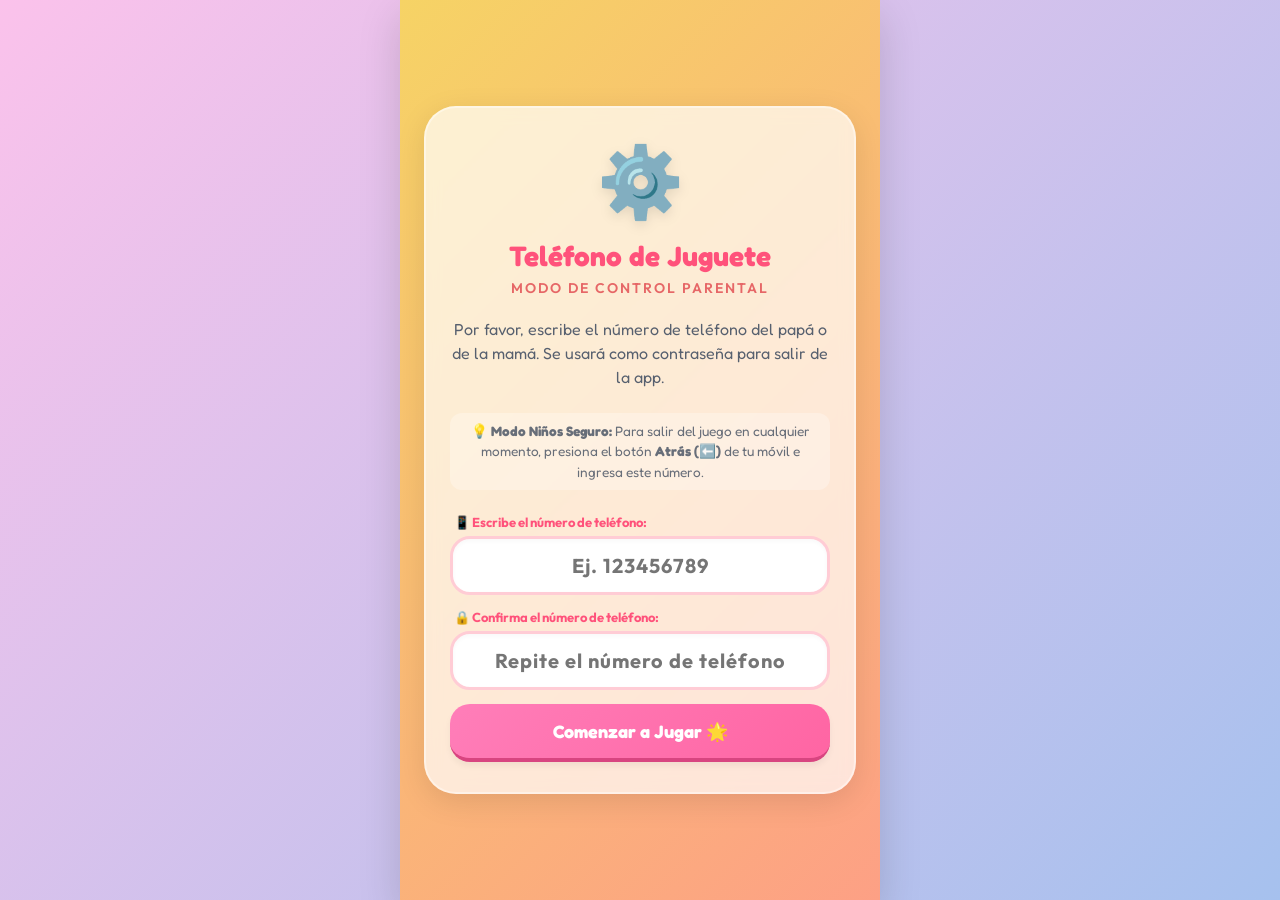
<file: app/src/main/assets/www/index.html>
<!DOCTYPE html>
<html lang="es">
<head>
  <meta charset="UTF-8">
  <meta name="viewport" content="width=device-width, initial-scale=1.0, maximum-scale=1.0, user-scalable=no, viewport-fit=cover">
  <meta name="theme-color" content="#ff7eb9">
  <meta name="apple-mobile-web-app-capable" content="yes">
  <meta name="apple-mobile-web-app-status-bar-style" content="black-translucent">
  <title>Teléfono de Juguete Mágico</title>
  <link rel="stylesheet" href="styles.css">
  <link rel="manifest" href="manifest.json">
  <link rel="preconnect" href="https://fonts.googleapis.com">
  <link rel="preconnect" href="https://fonts.gstatic.com" crossorigin>
  <link href="https://fonts.googleapis.com/css2?family=Fredoka:wght@300..700&family=Outfit:wght@100..900&display=swap" rel="stylesheet">
</head>
<body>
  <div id="app-container">
    
    <!-- 1. PANTALLA DE CONFIGURACIÓN INICIAL -->
    <section id="setup-screen" class="screen active">
      <div class="card glassmorphism">
        <div class="toy-icon">⚙️</div>
        <h1>Teléfono de Juguete</h1>
        <p class="subtitle">Modo de Control Parental</p>
        <p class="instruction">Por favor, escribe el número de teléfono del papá o de la mamá. Se usará como contraseña para salir de la app.</p>
        <p class="instruction" style="font-size: 0.85rem; opacity: 0.9; margin-top: 6px; background: rgba(255,255,255,0.3); padding: 8px 12px; border-radius: 12px;">
          💡 <strong>Modo Niños Seguro:</strong> Para salir del juego en cualquier momento, presiona el botón <strong>Atrás (⬅️)</strong> de tu móvil e ingresa este número.
        </p>
        
        <div class="input-field-group">
          <label for="parent-phone-input" class="input-label">📱 Escribe el número de teléfono:</label>
          <input type="tel" id="parent-phone-input" class="setup-input" placeholder="Ej. 123456789" autocomplete="off" pattern="[0-9]*" inputmode="numeric">
        </div>
        
        <div class="input-field-group">
          <label for="parent-phone-confirm-input" class="input-label">🔒 Confirma el número de teléfono:</label>
          <input type="tel" id="parent-phone-confirm-input" class="setup-input" placeholder="Repite el número de teléfono" autocomplete="off" pattern="[0-9]*" inputmode="numeric">
        </div>

        <p id="setup-error-msg" style="color: #ee5253; font-size: 0.9rem; margin-top: 8px; margin-bottom: 8px; display: none; font-weight: bold; text-shadow: none;"></p>
        
        <button id="save-setup-btn" class="btn btn-primary animate-pulse">Comenzar a Jugar 🌟</button>
      </div>
    </section>

    <!-- 2. PANTALLA DE JUEGO (TECLADO MÁGICO) -->
    <section id="play-screen" class="screen">
      <!-- Botón de Control Parental discreto -->
      <button id="parent-lock-btn" class="parent-lock" aria-label="Control de padres">
        <span>🔒 Padres</span>
      </button>

      <!-- Pantalla del Teléfono de Juguete -->
      <div class="phone-screen glassmorphism">
        <div class="character-avatar" id="toy-avatar">🤖</div>
        <div class="phone-display" id="phone-display">¡Marca un número!</div>
      </div>

      <!-- Teclado Numérico -->
      <div class="keypad">
        <button class="key-btn" data-key="1" style="--bg-color: #ff7eb9;">1<span class="sub-key">🍎</span></button>
        <button class="key-btn" data-key="2" style="--bg-color: #ff65a3;">2<span class="sub-key">🐱</span></button>
        <button class="key-btn" data-key="3" style="--bg-color: #ff9f43;">3<span class="sub-key">🚗</span></button>
        
        <button class="key-btn" data-key="4" style="--bg-color: #ffc048;">4<span class="sub-key">☀️</span></button>
        <button class="key-btn" data-key="5" style="--bg-color: #1dd1a1;">5<span class="sub-key">🐸</span></button>
        <button class="key-btn" data-key="6" style="--bg-color: #10ac84;">6<span class="sub-key">🎈</span></button>
        
        <button class="key-btn" data-key="7" style="--bg-color: #0abde3;">7<span class="sub-key">🦋</span></button>
        <button class="key-btn" data-key="8" style="--bg-color: #2e86de;">8<span class="sub-key">🐻</span></button>
        <button class="key-btn" data-key="9" style="--bg-color: #5f27cd;">9<span class="sub-key">🌈</span></button>
        
        <button class="key-btn" data-key="*" style="--bg-color: #341f97;">*<span class="sub-key">✨</span></button>
        <button class="key-btn" data-key="0" style="--bg-color: #9c27b0;">0<span class="sub-key">🌸</span></button>
        <button class="key-btn" data-key="#" style="--bg-color: #e91e63;">#<span class="sub-key">🎵</span></button>
        
        <button class="key-btn clear-btn" id="btn-clear" style="--bg-color: #f368e0;">◀</button>
        <button class="key-btn call-btn animate-bounce" id="btn-call" style="--bg-color: #10ac84;">📞</button>
        <button class="key-btn music-btn" id="btn-music" style="--bg-color: #0abde3;">🎵</button>
      </div>
    </section>

    <!-- 3. PANTALLA DE LLAMADA SIMULADA -->
    <section id="call-screen" class="screen">
      <div class="calling-container glassmorphism">
        <div class="pulse-ring"></div>
        <div class="calling-avatar" id="calling-avatar">🐼</div>
        <h2 id="calling-status">Llamando al Perrito...</h2>
        <div class="call-duration" id="call-duration">00:00</div>
        
        <div class="speaker-wave" id="speaker-wave">
          <span></span><span></span><span></span><span></span><span></span>
        </div>
        
        <button id="hangup-btn" class="btn-hangup animate-pulse" aria-label="Colgar"><span class="hangup-icon">📞</span></button>
      </div>
    </section>

    <!-- 4. PANTALLA DE DESBLOQUEO (SEGURIDAD PADRES) -->
    <section id="unlock-screen" class="screen">
      <div class="card glassmorphism">
        <button id="cancel-unlock-btn" class="close-btn">×</button>
        <div class="parent-header">
          <h2>Área de Padres 🔒</h2>
          <p>Para salir, introduce el número de teléfono que configuraste al inicio.</p>
        </div>
        
        <div class="unlock-display" id="unlock-display">••••••</div>
        
        <div class="parent-keypad">
          <button class="parent-key" data-num="1">1</button>
          <button class="parent-key" data-num="2">2</button>
          <button class="parent-key" data-num="3">3</button>
          <button class="parent-key" data-num="4">4</button>
          <button class="parent-key" data-num="5">5</button>
          <button class="parent-key" data-num="6">6</button>
          <button class="parent-key" data-num="7">7</button>
          <button class="parent-key" data-num="8">8</button>
          <button class="parent-key" data-num="9">9</button>
          <button class="parent-key btn-danger" id="btn-parent-clear">C</button>
          <button class="parent-key" data-num="0">0</button>
          <button class="parent-key btn-success" id="btn-parent-ok">OK</button>
        </div>
      </div>
    </section>

    <!-- 4B. PANEL DE PADRES (GESTIÓN DE VOCES Y SALIDA) -->
    <section id="parents-panel-screen" class="screen">
      <div class="card glassmorphism parents-panel-card">
        <h2>Panel de Padres ⚙️</h2>
        
        <div class="panel-section">
          <h3>🎙️ Grabar Voces de Personajes</h3>
          <p class="panel-description">Graba tu propia voz (hasta 5 segundos) para cada animal. Cuando tu hijo los llame, ¡escuchará tu mensaje!</p>
          
          <div class="animal-record-list">
            <!-- Perrito 🐶 -->
            <div class="animal-record-row" data-animal="perrito">
              <span class="animal-avatar">🐶</span>
              <div class="animal-info">
                <span class="animal-name">Perrito</span>
                <span class="record-status" id="status-perrito">Voz por defecto</span>
              </div>
              <div class="record-actions">
                <button class="action-btn record-btn" id="record-btn-perrito" title="Grabar">🎙️</button>
                <button class="action-btn play-voice-btn disabled" id="play-btn-perrito" title="Reproducir" disabled>▶️</button>
                <button class="action-btn delete-voice-btn disabled" id="delete-btn-perrito" title="Borrar" disabled>🗑️</button>
              </div>
            </div>
            
            <!-- Gatito 🐱 -->
            <div class="animal-record-row" data-animal="gatito">
              <span class="animal-avatar">🐱</span>
              <div class="animal-info">
                <span class="animal-name">Gatito</span>
                <span class="record-status" id="status-gatito">Voz por defecto</span>
              </div>
              <div class="record-actions">
                <button class="action-btn record-btn" id="record-btn-gatito" title="Grabar">🎙️</button>
                <button class="action-btn play-voice-btn disabled" id="play-btn-gatito" title="Reproducir" disabled>▶️</button>
                <button class="action-btn delete-voice-btn disabled" id="delete-btn-gatito" title="Borrar" disabled>🗑️</button>
              </div>
            </div>
            
            <!-- Dinosaurio 🦖 -->
            <div class="animal-record-row" data-animal="dinosaurio">
              <span class="animal-avatar">🦖</span>
              <div class="animal-info">
                <span class="animal-name">Dinosaurio</span>
                <span class="record-status" id="status-dinosaurio">Voz por defecto</span>
              </div>
              <div class="record-actions">
                <button class="action-btn record-btn" id="record-btn-dinosaurio" title="Grabar">🎙️</button>
                <button class="action-btn play-voice-btn disabled" id="play-btn-dinosaurio" title="Reproducir" disabled>▶️</button>
                <button class="action-btn delete-voice-btn disabled" id="delete-btn-dinosaurio" title="Borrar" disabled>🗑️</button>
              </div>
            </div>
            
            <!-- Panda 🐼 -->
            <div class="animal-record-row" data-animal="panda">
              <span class="animal-avatar">🐼</span>
              <div class="animal-info">
                <span class="animal-name">Panda</span>
                <span class="record-status" id="status-panda">Voz por defecto</span>
              </div>
              <div class="record-actions">
                <button class="action-btn record-btn" id="record-btn-panda" title="Grabar">🎙️</button>
                <button class="action-btn play-voice-btn disabled" id="play-btn-panda" title="Reproducir" disabled>▶️</button>
                <button class="action-btn delete-voice-btn disabled" id="delete-btn-panda" title="Borrar" disabled>🗑️</button>
              </div>
            </div>
            
            <!-- Unicornio 🦄 -->
            <div class="animal-record-row" data-animal="unicornio">
              <span class="animal-avatar">🦄</span>
              <div class="animal-info">
                <span class="animal-name">Unicornio</span>
                <span class="record-status" id="status-unicornio">Voz por defecto</span>
              </div>
              <div class="record-actions">
                <button class="action-btn record-btn" id="record-btn-unicornio" title="Grabar">🎙️</button>
                <button class="action-btn play-voice-btn disabled" id="play-btn-unicornio" title="Reproducir" disabled>▶️</button>
                <button class="action-btn delete-voice-btn disabled" id="delete-btn-unicornio" title="Borrar" disabled>🗑️</button>
              </div>
            </div>
          </div>

          <!-- Grabación overlay (cuenta atrás) -->
          <div class="recording-overlay hidden" id="recording-overlay">
            <div class="overlay-content">
              <div class="recording-mic-icon">🎙️</div>
              <p id="recording-overlay-text">Grabando voz del Perrito...</p>
              <div class="recording-timer" id="recording-overlay-timer">5s</div>
              <div class="progress-bar-container mini">
                <div class="progress-bar-fill" id="recording-progress-fill"></div>
              </div>
              <button class="btn btn-secondary btn-sm" id="stop-recording-btn">Detener</button>
            </div>
          </div>

        </div>
        
        <div class="panel-section actions">
          <button id="go-to-exit-btn" class="btn btn-primary">Salir al Teléfono (Ver Anuncio) 🏠</button>
          <button id="show-premium-panel-btn" class="btn btn-premium animate-pulse" style="margin-top: 10px;">⭐ Eliminar Anuncios (<span class="remove-ads-price">$1.00 USD</span>)</button>
          <button id="back-to-game-btn" class="btn btn-secondary" style="margin-top: 10px;">Volver a Jugar 🎮</button>
        </div>
      </div>
    </section>

    <!-- 5. PANTALLA PREMIUM Y SOPORTE FAMILIAR -->
    <section id="ad-screen" class="screen">
      <div class="premium-card glassmorphism" id="premium-card">
        <div class="family-image-wrapper">
          <img src="assets/family.jpg" alt="Nuestra Familia" class="family-img">
        </div>
        
        <h2>¡Gracias por jugar! 💖</h2>
        <p class="family-message">
          Somos una familia real (papá, mamá y nuestra pequeña de 3 años). Creamos esta aplicación con mucho cariño para que nuestros niños jueguen en un entorno digital seguro y divertido.
        </p>
        
        <div class="premium-benefit">
          <h3>Elimina anuncios por siempre</h3>
          <p class="price">Solo <strong class="remove-ads-price">$1.00 USD</strong></p>
          <p class="note">Todo lo recaudado se reinvertirá en hacer llegar este juego a más padres y niños.</p>
        </div>

        <button id="buy-premium-btn" class="btn btn-premium animate-pulse">Apoyar con <span class="remove-ads-price">$1 USD</span> y Quitar Anuncios ✨</button>
        <button id="exit-app-btn" class="btn btn-secondary" style="margin-top: 10px;">Volver al Panel 🏠</button>
      </div>
    </section>

    <!-- 6. PANTALLA DE COMPRA COMPLETADA -->
    <section id="premium-success-screen" class="screen">
      <div class="card glassmorphism success-card">
        <div class="toy-icon">🎉</div>
        <h1>¡Muchas Gracias!</h1>
        <p class="success-message">Tu contribución nos ayuda un montón. Ahora la aplicación no volverá a mostrar anuncios cuando salgas.</p>
        <p class="family-thankyou">Familia: 👨‍👩‍👧</p>
        <button id="close-success-btn" class="btn btn-primary">Volver al Menú 🏠</button>
      </div>
    </section>

  </div>
  <script src="app.js"></script>
</body>
</html>
</file>
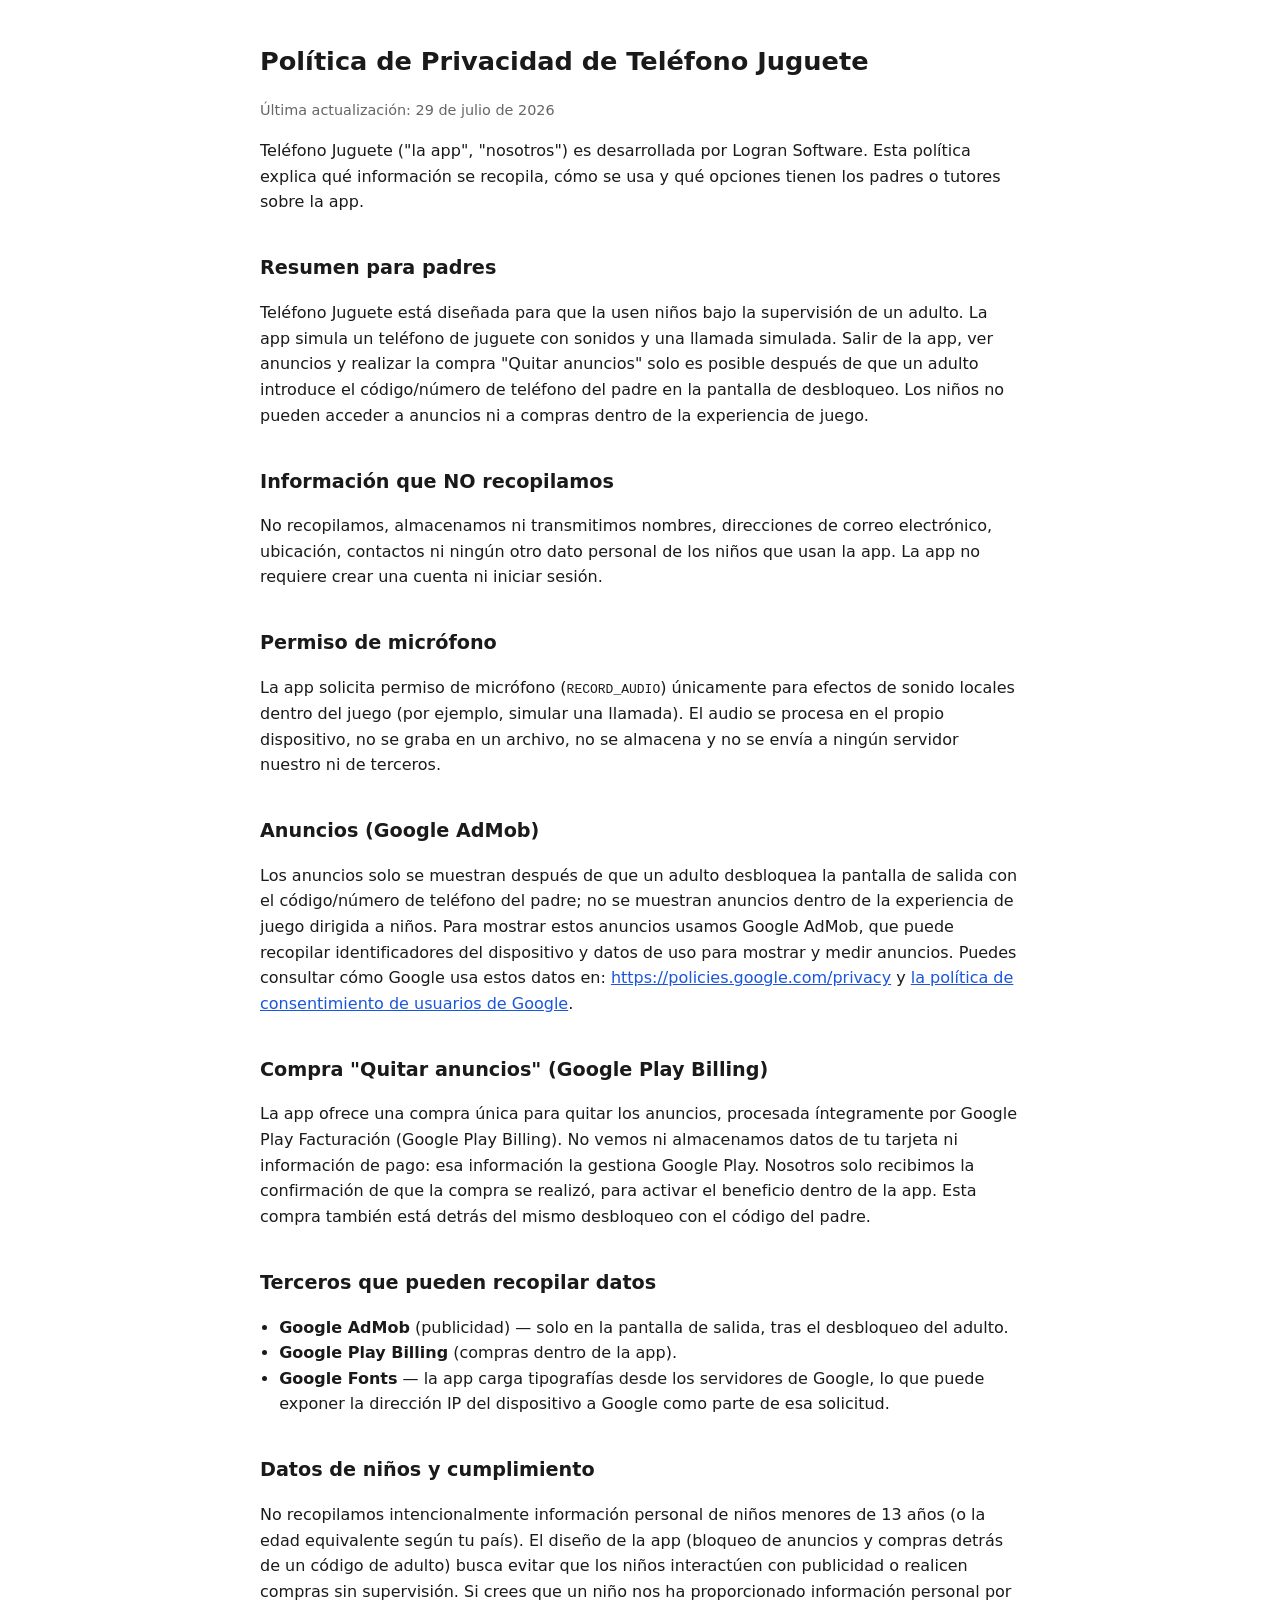
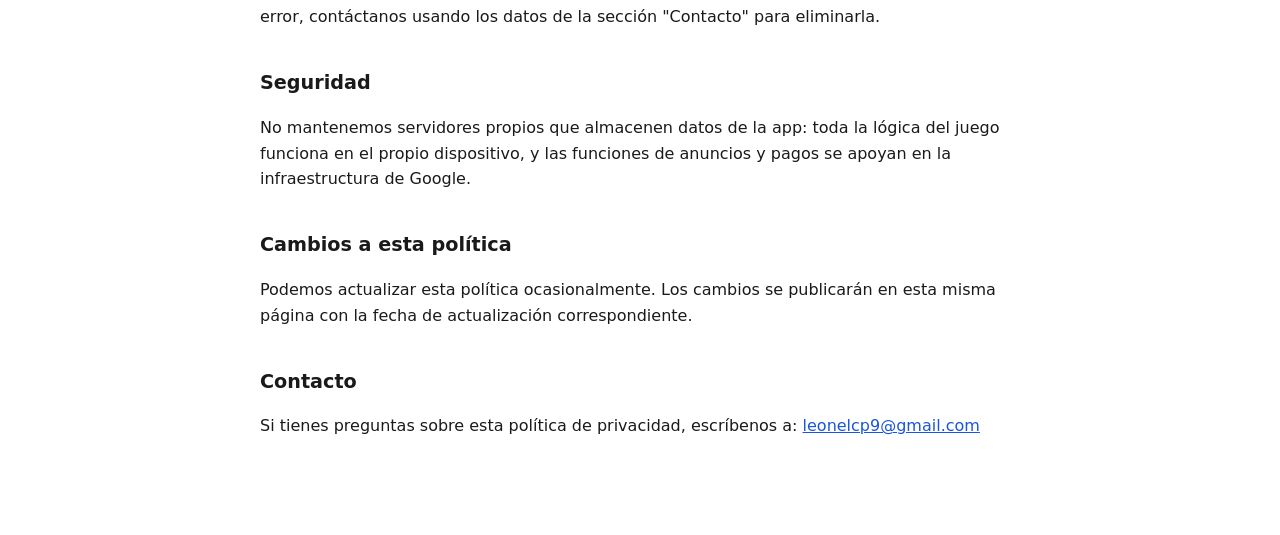
<file: docs/privacy-policy.html>
<!DOCTYPE html>
<html lang="es">
<head>
<meta charset="UTF-8">
<meta name="viewport" content="width=device-width, initial-scale=1.0">
<title>Política de Privacidad - Teléfono Juguete</title>
<style>
  body { font-family: system-ui, -apple-system, Segoe UI, Roboto, sans-serif; max-width: 760px; margin: 0 auto; padding: 24px 20px 80px; line-height: 1.6; color: #1a1a1a; }
  h1 { font-size: 1.6em; }
  h2 { font-size: 1.2em; margin-top: 2em; }
  ul { padding-left: 1.2em; }
  .updated { color: #666; font-size: 0.9em; }
  a { color: #1a56db; }
</style>
</head>
<body>

<h1>Política de Privacidad de Teléfono Juguete</h1>
<p class="updated">Última actualización: 29 de julio de 2026</p>

<p>
Teléfono Juguete ("la app", "nosotros") es desarrollada por Logran Software.
Esta política explica qué información se recopila, cómo se usa y qué opciones
tienen los padres o tutores sobre la app.
</p>

<h2>Resumen para padres</h2>
<p>
Teléfono Juguete está diseñada para que la usen niños bajo la supervisión de un
adulto. La app simula un teléfono de juguete con sonidos y una llamada
simulada. Salir de la app, ver anuncios y realizar la compra "Quitar anuncios"
solo es posible después de que un adulto introduce el código/número de
teléfono del padre en la pantalla de desbloqueo. Los niños no pueden acceder a
anuncios ni a compras dentro de la experiencia de juego.
</p>

<h2>Información que NO recopilamos</h2>
<p>
No recopilamos, almacenamos ni transmitimos nombres, direcciones de correo
electrónico, ubicación, contactos ni ningún otro dato personal de los niños
que usan la app. La app no requiere crear una cuenta ni iniciar sesión.
</p>

<h2>Permiso de micrófono</h2>
<p>
La app solicita permiso de micrófono (<code>RECORD_AUDIO</code>) únicamente
para efectos de sonido locales dentro del juego (por ejemplo, simular una
llamada). El audio se procesa en el propio dispositivo, no se graba en un
archivo, no se almacena y no se envía a ningún servidor nuestro ni de
terceros.
</p>

<h2>Anuncios (Google AdMob)</h2>
<p>
Los anuncios solo se muestran después de que un adulto desbloquea la pantalla
de salida con el código/número de teléfono del padre; no se muestran anuncios
dentro de la experiencia de juego dirigida a niños. Para mostrar estos
anuncios usamos Google AdMob, que puede recopilar identificadores del
dispositivo y datos de uso para mostrar y medir anuncios. Puedes consultar
cómo Google usa estos datos en:
<a href="https://policies.google.com/privacy" target="_blank" rel="noopener">
https://policies.google.com/privacy</a> y
<a href="https://www.google.com/about/company/user-consent-policy/" target="_blank" rel="noopener">
la política de consentimiento de usuarios de Google</a>.
</p>

<h2>Compra "Quitar anuncios" (Google Play Billing)</h2>
<p>
La app ofrece una compra única para quitar los anuncios, procesada
íntegramente por Google Play Facturación (Google Play Billing). No vemos ni
almacenamos datos de tu tarjeta ni información de pago: esa información la
gestiona Google Play. Nosotros solo recibimos la confirmación de que la
compra se realizó, para activar el beneficio dentro de la app. Esta compra
también está detrás del mismo desbloqueo con el código del padre.
</p>

<h2>Terceros que pueden recopilar datos</h2>
<ul>
  <li><strong>Google AdMob</strong> (publicidad) — solo en la pantalla de salida, tras el desbloqueo del adulto.</li>
  <li><strong>Google Play Billing</strong> (compras dentro de la app).</li>
  <li><strong>Google Fonts</strong> — la app carga tipografías desde los servidores de Google, lo que puede exponer la dirección IP del dispositivo a Google como parte de esa solicitud.</li>
</ul>

<h2>Datos de niños y cumplimiento</h2>
<p>
No recopilamos intencionalmente información personal de niños menores de 13
años (o la edad equivalente según tu país). El diseño de la app (bloqueo de
anuncios y compras detrás de un código de adulto) busca evitar que los niños
interactúen con publicidad o realicen compras sin supervisión. Si crees que
un niño nos ha proporcionado información personal por error, contáctanos
usando los datos de la sección "Contacto" para eliminarla.
</p>

<h2>Seguridad</h2>
<p>
No mantenemos servidores propios que almacenen datos de la app: toda la
lógica del juego funciona en el propio dispositivo, y las funciones de
anuncios y pagos se apoyan en la infraestructura de Google.
</p>

<h2>Cambios a esta política</h2>
<p>
Podemos actualizar esta política ocasionalmente. Los cambios se publicarán en
esta misma página con la fecha de actualización correspondiente.
</p>

<h2>Contacto</h2>
<p>
Si tienes preguntas sobre esta política de privacidad, escríbenos a:
<a href="mailto:leonelcp9@gmail.com">leonelcp9@gmail.com</a>
</p>

</body>
</html>
</file>
<file: app/src/main/assets/www/styles.css>
/* RESET GENERAL & VARIABLES */
:root {
  --primary-font: 'Fredoka', sans-serif;
  --secondary-font: 'Outfit', sans-serif;
  
  --bg-gradient: linear-gradient(135deg, #fbc2eb 0%, #a6c1ee 100%);
  --parent-gradient: linear-gradient(135deg, #1e3c72 0%, #2a5298 100%);
  
  --color-primary: #ff7eb9;
  --color-success: #10ac84;
  --color-danger: #ee5253;
  --color-warning: #ff9f43;
  --color-dark: #2c3e50;
  
  --shadow-sm: 0 4px 6px rgba(0,0,0,0.05);
  --shadow-md: 0 8px 30px rgba(0,0,0,0.1);
  --shadow-lg: 0 16px 40px rgba(0,0,0,0.15);
  
  --border-radius-lg: 32px;
  --border-radius-md: 20px;
  --border-radius-sm: 12px;
}

* {
  box-sizing: border-box;
  margin: 0;
  padding: 0;
  -webkit-tap-highlight-color: transparent;
  user-select: none;
  -webkit-user-select: none;
}

body, html {
  width: 100vw;
  height: 100vh;
  overflow: hidden;
  font-family: var(--primary-font);
  background: var(--bg-gradient);
  color: var(--color-dark);
}

#app-container {
  position: relative;
  width: 100vw;
  height: 100vh;
  max-width: 480px; /* Centrado para pantallas anchas de escritorio */
  margin: 0 auto;
  background: #ffffff33;
  box-shadow: var(--shadow-lg);
  backdrop-filter: blur(10px);
  -webkit-backdrop-filter: blur(10px);
  display: flex;
  flex-direction: column;
}

/* SISTEMA DE PANTALLAS */
.screen {
  position: absolute;
  top: 0;
  left: 0;
  width: 100%;
  height: 100%;
  display: none;
  flex-direction: column;
  padding: 24px;
  overflow-y: auto;
}

.screen.active {
  display: flex;
  animation: fadeIn 0.2s cubic-bezier(0.2, 0.8, 0.2, 1);
  will-change: transform, opacity;
  transform: translateZ(0);
  contain: content;
}

@keyframes fadeIn {
  from { opacity: 0; transform: scale(0.98) translateZ(0); }
  to { opacity: 1; transform: scale(1) translateZ(0); }
}

/* CARDS GLASSMORPHISM */
.glassmorphism {
  background: rgba(255, 255, 255, 0.7);
  border-radius: var(--border-radius-lg);
  border: 2px solid rgba(255, 255, 255, 0.4);
  box-shadow: var(--shadow-md);
  padding: 30px 24px;
  backdrop-filter: blur(8px);
  -webkit-backdrop-filter: blur(8px);
}

/* 1. CONFIGURACIÓN INICIAL */
#setup-screen {
  justify-content: center;
  align-items: center;
  background: linear-gradient(135deg, #f6d365 0%, #fda085 100%);
}

#setup-screen .card {
  width: 100%;
  text-align: center;
}

.toy-icon {
  font-size: 70px;
  margin-bottom: 16px;
  filter: drop-shadow(0px 4px 6px rgba(0,0,0,0.1));
}

h1 {
  font-size: 28px;
  font-weight: 700;
  color: #ff527b;
  margin-bottom: 6px;
}

.subtitle {
  font-family: var(--secondary-font);
  font-size: 14px;
  text-transform: uppercase;
  letter-spacing: 2px;
  color: #e66767;
  font-weight: 600;
  margin-bottom: 20px;
}

.instruction {
  font-size: 16px;
  line-height: 1.5;
  color: #57606f;
  margin-bottom: 24px;
}

.input-field-group {
  text-align: left;
  margin-bottom: 14px;
  width: 100%;
}

.input-label {
  display: block;
  font-family: var(--secondary-font);
  font-size: 13px;
  font-weight: 700;
  color: #ff527b;
  margin-bottom: 6px;
  padding-left: 4px;
}

.setup-input {
  width: 100%;
  padding: 14px 16px;
  border-radius: var(--border-radius-md);
  border: 3px solid #ffccd5;
  font-size: 20px;
  text-align: center;
  font-family: var(--secondary-font);
  color: var(--color-dark);
  font-weight: bold;
  letter-spacing: 1px;
  background: #ffffff;
  outline: none;
  box-shadow: inset 0 2px 4px rgba(0,0,0,0.03);
  transition: all 0.2s ease;
}

.setup-input:focus {
  border-color: #ff527b;
  box-shadow: 0 0 0 4px rgba(255, 82, 123, 0.2);
}

/* BOTONES GENERALES */
.btn {
  width: 100%;
  padding: 16px 24px;
  border-radius: var(--border-radius-md);
  border: none;
  font-size: 18px;
  font-weight: 700;
  font-family: var(--primary-font);
  cursor: pointer;
  box-shadow: var(--shadow-sm);
  transition: transform 0.1s, box-shadow 0.1s;
}

.btn:active {
  transform: scale(0.97);
}

.btn-primary {
  background: linear-gradient(135deg, #ff7eb9 0%, #ff65a3 100%);
  color: white;
  border-bottom: 4px solid #d84580;
}

.btn-secondary {
  background: #dfe6e9;
  color: #2d3436;
  border-bottom: 4px solid #b2bec3;
  margin-top: 10px;
}

.btn-premium {
  background: linear-gradient(135deg, #ffd700 0%, #ff9f43 100%);
  color: #2c3e50;
  border-bottom: 4px solid #d4af37;
  font-size: 20px;
  box-shadow: 0 8px 20px rgba(255, 159, 67, 0.4);
}

.animate-pulse {
  animation: pulse 2s infinite;
}

@keyframes pulse {
  0% { transform: scale(1); }
  50% { transform: scale(1.03); box-shadow: 0 8px 15px rgba(255, 101, 163, 0.3); }
  100% { transform: scale(1); }
}

.animate-bounce {
  animation: bounce 2s infinite;
}

@keyframes bounce {
  0%, 100% { transform: translateY(0); }
  50% { transform: translateY(-8px); }
}

/* 2. PANTALLA DE JUEGO (TECLADO MÁGICO) */
#play-screen {
  padding: 16px;
  background: linear-gradient(to bottom, #ff9a9e 0%, #fecfef 99%, #fecfef 100%);
  justify-content: space-between;
}

.parent-lock {
  position: absolute;
  top: 16px;
  right: 16px;
  background: rgba(255, 255, 255, 0.7);
  border: 1px solid rgba(255, 255, 255, 0.6);
  padding: 8px 14px;
  border-radius: var(--border-radius-sm);
  font-family: var(--primary-font);
  font-size: 14px;
  font-weight: bold;
  color: #ff527b;
  cursor: pointer;
  z-index: 10;
  box-shadow: var(--shadow-sm);
  display: flex;
  align-items: center;
  gap: 4px;
}

.parent-lock:active {
  background: rgba(255, 255, 255, 0.9);
}

.phone-screen {
  height: 25%;
  margin-top: 40px;
  margin-bottom: 12px;
  display: flex;
  align-items: center;
  padding: 16px 20px;
  position: relative;
  overflow: hidden;
}

.character-avatar {
  font-size: 60px;
  margin-right: 16px;
  animation: float 3s ease-in-out infinite;
}

@keyframes float {
  0%, 100% { transform: translateY(0); }
  50% { transform: translateY(-8px); }
}

.phone-display {
  flex-grow: 1;
  font-size: 28px;
  font-weight: 700;
  color: #ff527b;
  font-family: var(--secondary-font);
  white-space: nowrap;
  overflow: hidden;
  text-overflow: ellipsis;
  text-shadow: 1px 1px 0px rgba(255,255,255,0.7);
}

/* TECLADO */
.keypad {
  display: grid;
  grid-template-columns: repeat(3, 1fr);
  gap: 12px;
  height: 65%;
  margin-bottom: 8px;
}

.key-btn {
  border-radius: var(--border-radius-md);
  border: none;
  font-size: 32px;
  font-weight: 700;
  font-family: var(--primary-font);
  color: white;
  background-color: var(--bg-color);
  box-shadow: 0 6px 0px rgba(0,0,0,0.15), inset 0 4px 6px rgba(255,255,255,0.25);
  display: flex;
  flex-direction: column;
  align-items: center;
  justify-content: center;
  cursor: pointer;
  position: relative;
  transition: transform 0.05s, box-shadow 0.05s;
}

.key-btn:active {
  transform: translateY(4px);
  box-shadow: 0 2px 0px rgba(0,0,0,0.15), inset 0 2px 4px rgba(255,255,255,0.25);
}

.sub-key {
  font-size: 14px;
  margin-top: 2px;
  opacity: 0.9;
}

.clear-btn, .music-btn {
  font-size: 24px;
}

.call-btn {
  font-size: 36px;
  box-shadow: 0 6px 0px #0c8c6c, inset 0 4px 6px rgba(255,255,255,0.25);
}

.call-btn:active {
  transform: translateY(4px);
  box-shadow: 0 2px 0px #0c8c6c;
}

/* Partícula de Emoji Animado */
.emoji-particle {
  position: absolute;
  font-size: 36px;
  pointer-events: none;
  z-index: 100;
  animation: emojiThrow 0.8s cubic-bezier(0.1, 0.8, 0.3, 1) forwards;
}

@keyframes emojiThrow {
  0% { transform: translate(-50%, -50%) scale(0.5) rotate(0deg); opacity: 1; }
  100% { transform: translate(var(--tx), var(--ty)) scale(1.5) rotate(var(--rot)); opacity: 0; }
}

/* 3. LLAMADA SIMULADA */
#call-screen {
  background: linear-gradient(135deg, #a1c4fd 0%, #c2e9fb 100%);
  justify-content: center;
  align-items: center;
}

.calling-container {
  width: 100%;
  max-width: 320px;
  text-align: center;
  display: flex;
  flex-direction: column;
  align-items: center;
  position: relative;
}

.calling-avatar {
  font-size: 90px;
  margin-bottom: 20px;
  z-index: 2;
  position: relative;
}

/* Ondas de vibración concéntricas */
.pulse-ring {
  position: absolute;
  top: 90px;
  width: 100px;
  height: 100px;
  background-color: rgba(255, 255, 255, 0.4);
  border-radius: 50%;
  z-index: 1;
  animation: ring-pulse 2s infinite;
}

@keyframes ring-pulse {
  0% { transform: scale(1); opacity: 0.8; }
  100% { transform: scale(2.2); opacity: 0; }
}

h2 {
  font-size: 24px;
  margin-bottom: 8px;
  color: #2e86de;
}

.call-duration {
  font-family: var(--secondary-font);
  font-size: 18px;
  font-weight: 500;
  color: #7f8c8d;
  margin-bottom: 30px;
}

/* Onda de audio del altavoz */
.speaker-wave {
  display: flex;
  justify-content: center;
  align-items: center;
  gap: 4px;
  height: 40px;
  margin-bottom: 40px;
}

.speaker-wave span {
  width: 6px;
  background-color: var(--color-primary);
  border-radius: 3px;
  animation: wave 1.2s ease-in-out infinite;
}

.speaker-wave span:nth-child(1) { height: 10px; animation-delay: 0.1s; }
.speaker-wave span:nth-child(2) { height: 30px; animation-delay: 0.3s; }
.speaker-wave span:nth-child(3) { height: 40px; animation-delay: 0.5s; }
.speaker-wave span:nth-child(4) { height: 25px; animation-delay: 0.2s; }
.speaker-wave span:nth-child(5) { height: 12px; animation-delay: 0.4s; }

@keyframes wave {
  0%, 100% { transform: scaleY(0.3); }
  50% { transform: scaleY(1); }
}

.btn-hangup {
  width: 80px;
  height: 80px;
  border-radius: 50%;
  border: none;
  background-color: var(--color-danger);
  color: white;
  font-size: 32px;
  box-shadow: 0 8px 15px rgba(238, 82, 83, 0.4);
  cursor: pointer;
  display: flex;
  align-items: center;
  justify-content: center;
}

.hangup-icon {
  display: inline-block;
  transform: rotate(135deg);
  line-height: 1;
}

.btn-hangup:active {
  transform: scale(0.92);
}

/* 4. PANTALLA DE DESBLOQUEO (SEGURIDAD PADRES) */
#unlock-screen {
  background: rgba(0, 0, 0, 0.65);
  backdrop-filter: blur(12px);
  -webkit-backdrop-filter: blur(12px);
  justify-content: center;
  align-items: center;
  z-index: 200;
}

#unlock-screen .card {
  width: 100%;
  max-width: 340px;
  text-align: center;
  position: relative;
  background: rgba(255, 255, 255, 0.95);
  border-radius: 28px;
}

.close-btn {
  position: absolute;
  top: 14px;
  right: 18px;
  background: none;
  border: none;
  font-size: 28px;
  color: #95a5a6;
  cursor: pointer;
}

.parent-header h2 {
  font-size: 22px;
  color: var(--color-dark);
  margin-bottom: 6px;
}

.parent-header p {
  font-size: 13px;
  line-height: 1.4;
  color: #7f8c8d;
  margin-bottom: 16px;
}

.unlock-display {
  background: #f1f2f6;
  border-radius: var(--border-radius-sm);
  padding: 12px;
  font-family: var(--secondary-font);
  font-size: 24px;
  font-weight: 700;
  color: var(--color-dark);
  margin-bottom: 16px;
  letter-spacing: 4px;
  min-height: 52px;
}

.parent-keypad {
  display: grid;
  grid-template-columns: repeat(3, 1fr);
  gap: 10px;
}

.parent-key {
  height: 56px;
  border-radius: 14px;
  border: 1px solid #dcdde1;
  background: white;
  font-family: var(--secondary-font);
  font-size: 22px;
  font-weight: bold;
  cursor: pointer;
  transition: background 0.1s;
  box-shadow: 0 2px 4px rgba(0,0,0,0.05);
}

.parent-key:active {
  background: #f1f2f6;
}

.parent-key.btn-danger {
  background-color: #ffccd5;
  color: var(--color-danger);
  border-color: #ffccd5;
}

.parent-key.btn-success {
  background-color: #c8e6c9;
  color: var(--color-success);
  border-color: #c8e6c9;
}

.shake {
  animation: shake 0.4s ease-in-out;
}

@keyframes shake {
  0%, 100% { transform: translateX(0); }
  20%, 60% { transform: translateX(-8px); }
  40%, 80% { transform: translateX(8px); }
}

/* 5. ANUNCIO Y PREMIUM */
#ad-screen {
  background: #111;
  padding: 0;
  flex-direction: column;
}

.ad-video-container {
  flex-grow: 1;
  display: flex;
  flex-direction: column;
  position: relative;
  background: #000;
  overflow: hidden;
  justify-content: center;
}

.ad-badge {
  position: absolute;
  top: 16px;
  left: 16px;
  background: rgba(0,0,0,0.6);
  color: white;
  padding: 4px 10px;
  font-size: 11px;
  border-radius: 4px;
  font-family: var(--secondary-font);
  letter-spacing: 1px;
  z-index: 10;
}

.ad-timer {
  position: absolute;
  top: 16px;
  right: 16px;
  background: rgba(0,0,0,0.6);
  color: white;
  padding: 4px 10px;
  font-size: 12px;
  border-radius: 4px;
  font-family: var(--secondary-font);
  z-index: 10;
}

.skip-ad-btn {
  position: absolute;
  bottom: 24px;
  right: 16px;
  background: #ffffffdd;
  color: #2c3e50;
  border: none;
  padding: 12px 20px;
  border-radius: var(--border-radius-sm);
  font-family: var(--primary-font);
  font-size: 14px;
  font-weight: bold;
  cursor: pointer;
  z-index: 10;
  box-shadow: var(--shadow-md);
  transition: opacity 0.3s;
}

.skip-ad-btn.disabled {
  opacity: 0.5;
  cursor: not-allowed;
}

.mock-video-player {
  width: 100%;
  height: 100%;
  display: flex;
  align-items: center;
  justify-content: center;
  background: radial-gradient(circle, #2980b9, #2c3e50);
  color: white;
  text-align: center;
  padding: 24px;
}

.video-content {
  max-width: 300px;
}

.ad-emoji {
  font-size: 64px;
  margin-bottom: 16px;
  display: inline-block;
  animation: pulse 1s infinite alternate;
}

.mock-video-player h3 {
  font-size: 20px;
  margin-bottom: 8px;
}

.mock-video-player p {
  font-size: 14px;
  opacity: 0.8;
  margin-bottom: 24px;
}

.progress-bar-container {
  width: 100%;
  height: 6px;
  background: rgba(255,255,255,0.2);
  border-radius: 3px;
  overflow: hidden;
}

.progress-bar-fill {
  width: 0%;
  height: 100%;
  background: var(--color-primary);
  transition: width 0.1s linear;
}

/* PANTALLA DE ELIMINAR ANUNCIOS / PREMIUM */
#ad-screen {
  background: var(--bg-gradient);
  justify-content: center;
  align-items: center;
  padding: 16px;
}

/* TARJETA PREMIUM */
.premium-card {
  background: rgba(255, 255, 255, 0.7);
  backdrop-filter: blur(10px);
  -webkit-backdrop-filter: blur(10px);
  border-radius: var(--border-radius-lg);
  border: 2px solid rgba(255, 255, 255, 0.4);
  padding: 22px 20px;
  width: 100%;
  max-width: 420px;
  display: flex;
  flex-direction: column;
  align-items: center;
  text-align: center;
  box-shadow: var(--shadow-md);
  animation: fadeIn 0.3s cubic-bezier(0.2, 0.8, 0.2, 1) forwards;
  z-index: 20;
}

.premium-card.hidden {
  display: none;
}

.family-image-wrapper {
  width: 95px;
  height: 95px;
  border-radius: 50%;
  border: 4px solid var(--color-primary);
  overflow: hidden;
  margin-bottom: 10px;
  box-shadow: var(--shadow-sm);
}

.family-img {
  width: 100%;
  height: 100%;
  object-fit: cover;
}

.premium-card h2 {
  font-size: 20px;
  color: var(--color-dark);
  margin-bottom: 6px;
}

.family-message {
  font-size: 12.5px;
  line-height: 1.45;
  color: #57606f;
  margin-bottom: 14px;
}

.premium-benefit {
  background: #fff8e1;
  border: 2px dashed #ffe082;
  border-radius: var(--border-radius-md);
  padding: 12px;
  width: 100%;
  margin-bottom: 14px;
}

.premium-benefit h3 {
  font-size: 14px;
  color: #ff8f00;
  margin-bottom: 2px;
  text-transform: uppercase;
  letter-spacing: 0.5px;
}

.premium-benefit .price {
  font-size: 22px;
  color: var(--color-dark);
}

.premium-benefit .note {
  font-size: 10.5px;
  color: #8d8d8d;
  margin-top: 2px;
}

/* 6. COMPRA COMPLETADA */
#premium-success-screen {
  background: linear-gradient(135deg, #11998e 0%, #38ef7d 100%);
  justify-content: center;
  align-items: center;
}

#premium-success-screen .card {
  width: 100%;
  text-align: center;
}

.success-card h1 {
  color: var(--color-success);
  margin-bottom: 12px;
}

.success-message {
  font-size: 15px;
  line-height: 1.5;
  color: #57606f;
  margin-bottom: 20px;
}

.family-thankyou {
  font-size: 32px;
  margin-bottom: 24px;
}

/* 7. ESTILOS PANEL DE GRABACIÓN DE PADRES */
.parents-panel-card {
  width: 100%;
  max-width: 420px !important;
  padding: 16px 14px !important;
}

.panel-section {
  margin-top: 8px;
  margin-bottom: 12px;
  text-align: left;
  position: relative;
}

.panel-section h3 {
  font-size: 16px;
  color: var(--color-dark);
  margin-bottom: 4px;
}

.panel-description {
  font-size: 12px;
  line-height: 1.3;
  color: #7f8c8d;
  margin-bottom: 10px;
}

.animal-record-list {
  display: flex;
  flex-direction: column;
  gap: 8px;
  margin-bottom: 10px;
}

.animal-record-row {
  display: flex;
  align-items: center;
  background: rgba(255, 255, 255, 0.7);
  border-radius: var(--border-radius-sm);
  padding: 6px 10px;
  border: 1px solid rgba(255, 255, 255, 0.4);
  box-shadow: var(--shadow-sm);
}

.animal-avatar {
  font-size: 28px;
  margin-right: 12px;
}

.animal-info {
  flex-grow: 1;
  display: flex;
  flex-direction: column;
}

.animal-name {
  font-size: 15px;
  font-weight: bold;
  color: var(--color-dark);
}

.record-status {
  font-size: 11px;
  color: #7f8c8d;
  margin-top: 1px;
}

.record-status.recorded {
  color: var(--color-success);
  font-weight: bold;
}

.record-actions {
  display: flex;
  gap: 6px;
}

.action-btn {
  width: 36px;
  height: 36px;
  border-radius: 50%;
  border: 1px solid #dcdde1;
  background: white;
  font-size: 16px;
  cursor: pointer;
  display: flex;
  align-items: center;
  justify-content: center;
  box-shadow: 0 2px 4px rgba(0,0,0,0.05);
  transition: transform 0.1s, background-color 0.1s;
}

.action-btn:active:not(.disabled) {
  transform: scale(0.9);
}

.action-btn.disabled {
  opacity: 0.35;
  cursor: not-allowed;
  background-color: #f1f2f6;
  border-color: #e4e7eb;
}

.record-btn:not(.disabled) {
  background-color: #ffe8ec;
  border-color: #ffccd5;
}

.record-btn:active:not(.disabled) {
  background-color: #ffcbd5;
}

.play-voice-btn:not(.disabled) {
  background-color: #e8f5e9;
  border-color: #c8e6c9;
}

.delete-voice-btn:not(.disabled) {
  background-color: #ffebee;
  border-color: #ffcdd2;
}

.panel-section.actions {
  display: flex;
  flex-direction: column;
  gap: 10px;
  margin-top: 25px;
}

/* RECORDING OVERLAY */
.recording-overlay {
  position: absolute;
  top: 0;
  left: 0;
  width: 100%;
  height: 100%;
  background: rgba(255, 255, 255, 0.95);
  border-radius: var(--border-radius-lg);
  z-index: 100;
  display: flex;
  align-items: center;
  justify-content: center;
}

.recording-overlay.hidden {
  display: none;
}

.overlay-content {
  text-align: center;
  display: flex;
  flex-direction: column;
  align-items: center;
  width: 80%;
}

.recording-mic-icon {
  font-size: 54px;
  color: var(--color-danger);
  margin-bottom: 12px;
  animation: rec-pulse 1.2s infinite alternate;
}

@keyframes rec-pulse {
  0% { transform: scale(1); opacity: 0.8; }
  100% { transform: scale(1.15); opacity: 1; filter: drop-shadow(0 0 10px rgba(238,82,83,0.5)); }
}

#recording-overlay-text {
  font-size: 15px;
  font-weight: bold;
  color: var(--color-dark);
  margin-bottom: 8px;
}

.recording-timer {
  font-size: 32px;
  font-weight: bold;
  color: var(--color-danger);
  font-family: var(--secondary-font);
  margin-bottom: 14px;
}

.progress-bar-container.mini {
  height: 8px;
  margin-bottom: 20px;
}

.btn-sm {
  padding: 10px 20px;
  font-size: 14px;
  border-radius: var(--border-radius-sm);
  width: auto;
}
</file>
